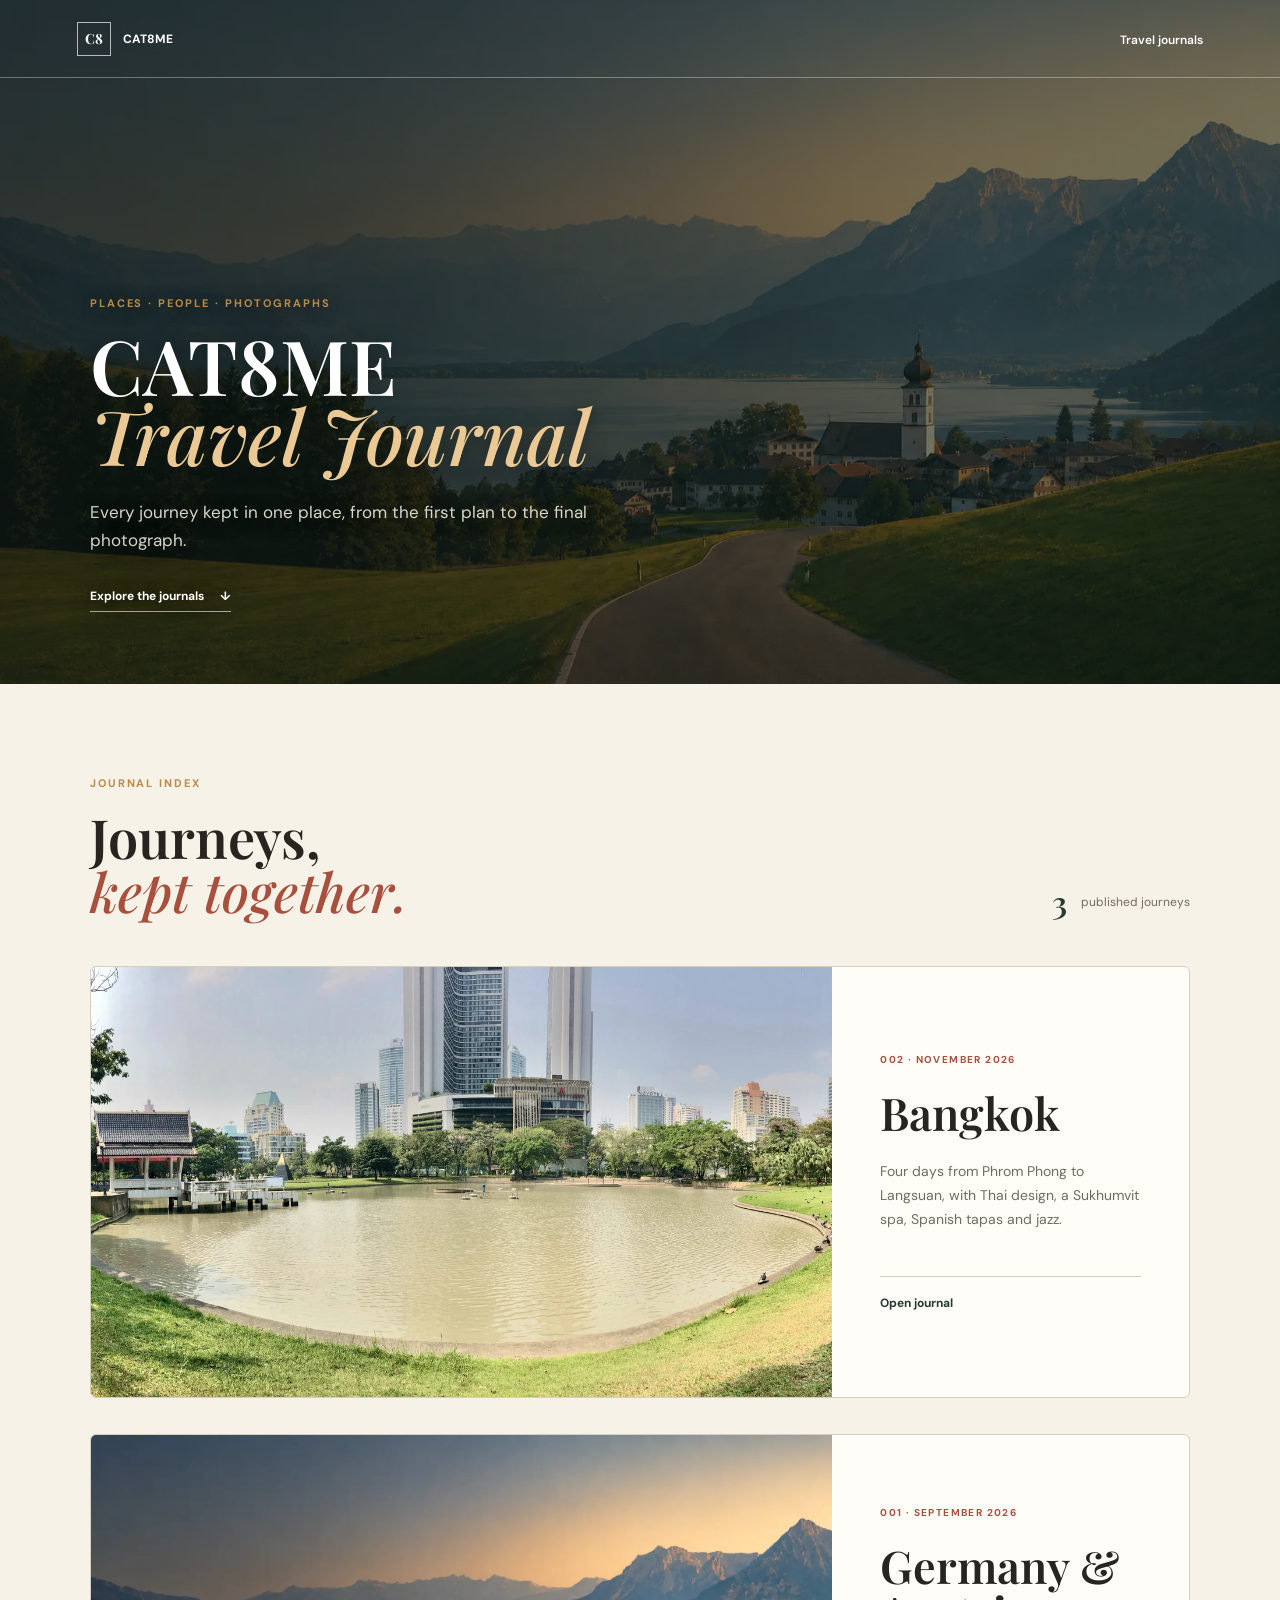
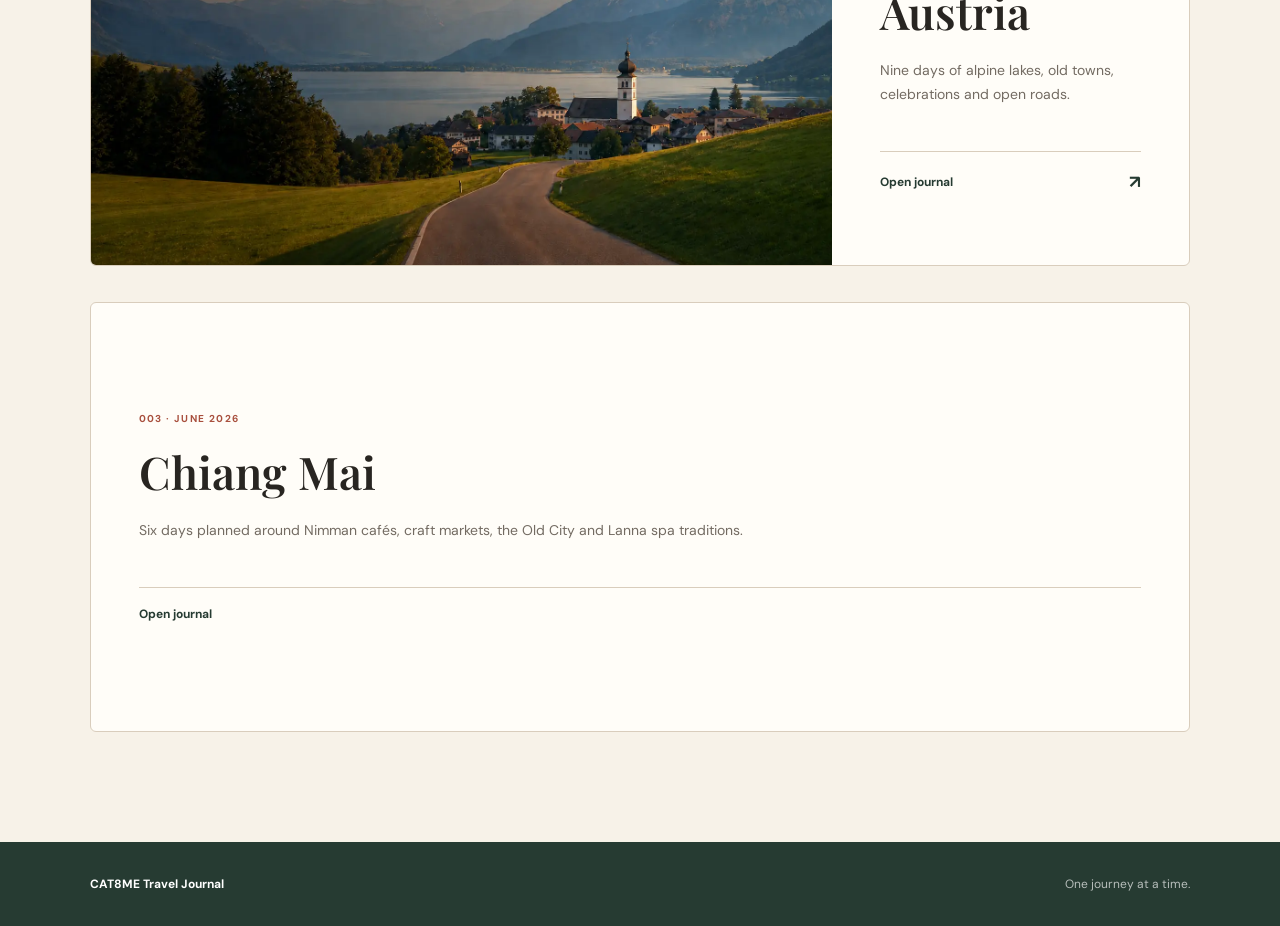
<file: index.html>
<!doctype html>
<html lang="en">
  <head>
    <meta charset="UTF-8" />
    <meta name="viewport" content="width=device-width, initial-scale=1.0" />
    <meta name="description" content="CAT8ME Travel Journal — itineraries, photographs and memories from every journey." />
    <meta name="theme-color" content="#26322d" />
    <title>CAT8ME Travel Journal</title>
    <link rel="preconnect" href="https://fonts.googleapis.com">
    <link rel="preconnect" href="https://fonts.gstatic.com" crossorigin>
    <link href="https://fonts.googleapis.com/css2?family=DM+Sans:wght@400;500;600;700&family=Playfair+Display:ital,wght@0,600;1,500&display=swap" rel="stylesheet">
    <link rel="preload" as="image" href="./trips/001-2026-09-germany-austria/assets/hero-germany-austria-2026.webp" type="image/webp" fetchpriority="high">
    <link rel="stylesheet" href="./hub.css?v=20261119">
    <script>
      const legacySections = new Set(['#route', '#quick-reference', '#itinerary', '#pocket', '#photos', '#guestbook']);
      if (legacySections.has(window.location.hash)) {
        window.location.replace(`./trips/001-2026-09-germany-austria/${window.location.hash}`);
      }
    </script>
  </head>
  <body>
    <header class="site-header">
      <a class="brand" href="#top" aria-label="Back to top"><span>C8</span> CAT8ME</a>
      <nav aria-label="Main navigation"><a href="#trips">Travel journals</a></nav>
    </header>

    <main id="top">
      <section class="hero" aria-labelledby="page-title">
        <div class="hero-copy">
          <p class="eyebrow">PLACES · PEOPLE · PHOTOGRAPHS</p>
          <h1 id="page-title">CAT8ME<br><em>Travel Journal</em></h1>
          <p>Every journey kept in one place, from the first plan to the final photograph.</p>
          <a class="hero-link" href="#trips">Explore the journals <span aria-hidden="true">↓</span></a>
        </div>
      </section>

      <section class="trip-index" id="trips" aria-labelledby="trip-index-title">
        <header class="section-head">
          <div><p class="eyebrow">JOURNAL INDEX</p><h2 id="trip-index-title">Journeys,<br><em>kept together.</em></h2></div>
          <p class="index-count"><strong>3</strong><span>published journeys</span></p>
        </header>

        <a class="trip-entry" href="./trips/002-2026-11-bangkok/">
          <img src="./trips/002-2026-11-bangkok/assets/benchasiri-park.webp" alt="Benchasiri Park’s lake and the Phrom Phong skyline in Bangkok" width="1760" height="738" loading="lazy" />
          <div class="trip-copy">
            <p class="trip-code">002 · NOVEMBER 2026</p>
            <h3>Bangkok</h3>
            <p>Four days from Phrom Phong to Langsuan, with Thai design, a Sukhumvit spa, Spanish tapas and jazz.</p>
            <span class="open-trip">Open journal</span>
          </div>
        </a>

        <a class="trip-entry" href="./trips/001-2026-09-germany-austria/">
          <img src="./trips/001-2026-09-germany-austria/assets/hero-germany-austria-2026.webp" alt="A boat crossing an alpine lake in Hallstatt" />
          <div class="trip-copy">
            <p class="trip-code">001 · SEPTEMBER 2026</p>
            <h3>Germany &amp; Austria</h3>
            <p>Nine days of alpine lakes, old towns, celebrations and open roads.</p>
            <span class="open-trip">Open journal <b aria-hidden="true">↗</b></span>
          </div>
        </a>
        <a class="trip-entry" href="./trips/003-2026-06-chiang-mai/">
          <div class="trip-copy" style="grid-column: 1 / -1">
            <p class="trip-code">003 · JUNE 2026</p>
            <h3>Chiang Mai</h3>
            <p>Six days planned around Nimman cafés, craft markets, the Old City and Lanna spa traditions.</p>
            <span class="open-trip">Open journal</span>
          </div>
        </a>

      </section>
    </main>

    <footer><strong>CAT8ME Travel Journal</strong><span>One journey at a time.</span></footer>
  </body>
</html>
</file>
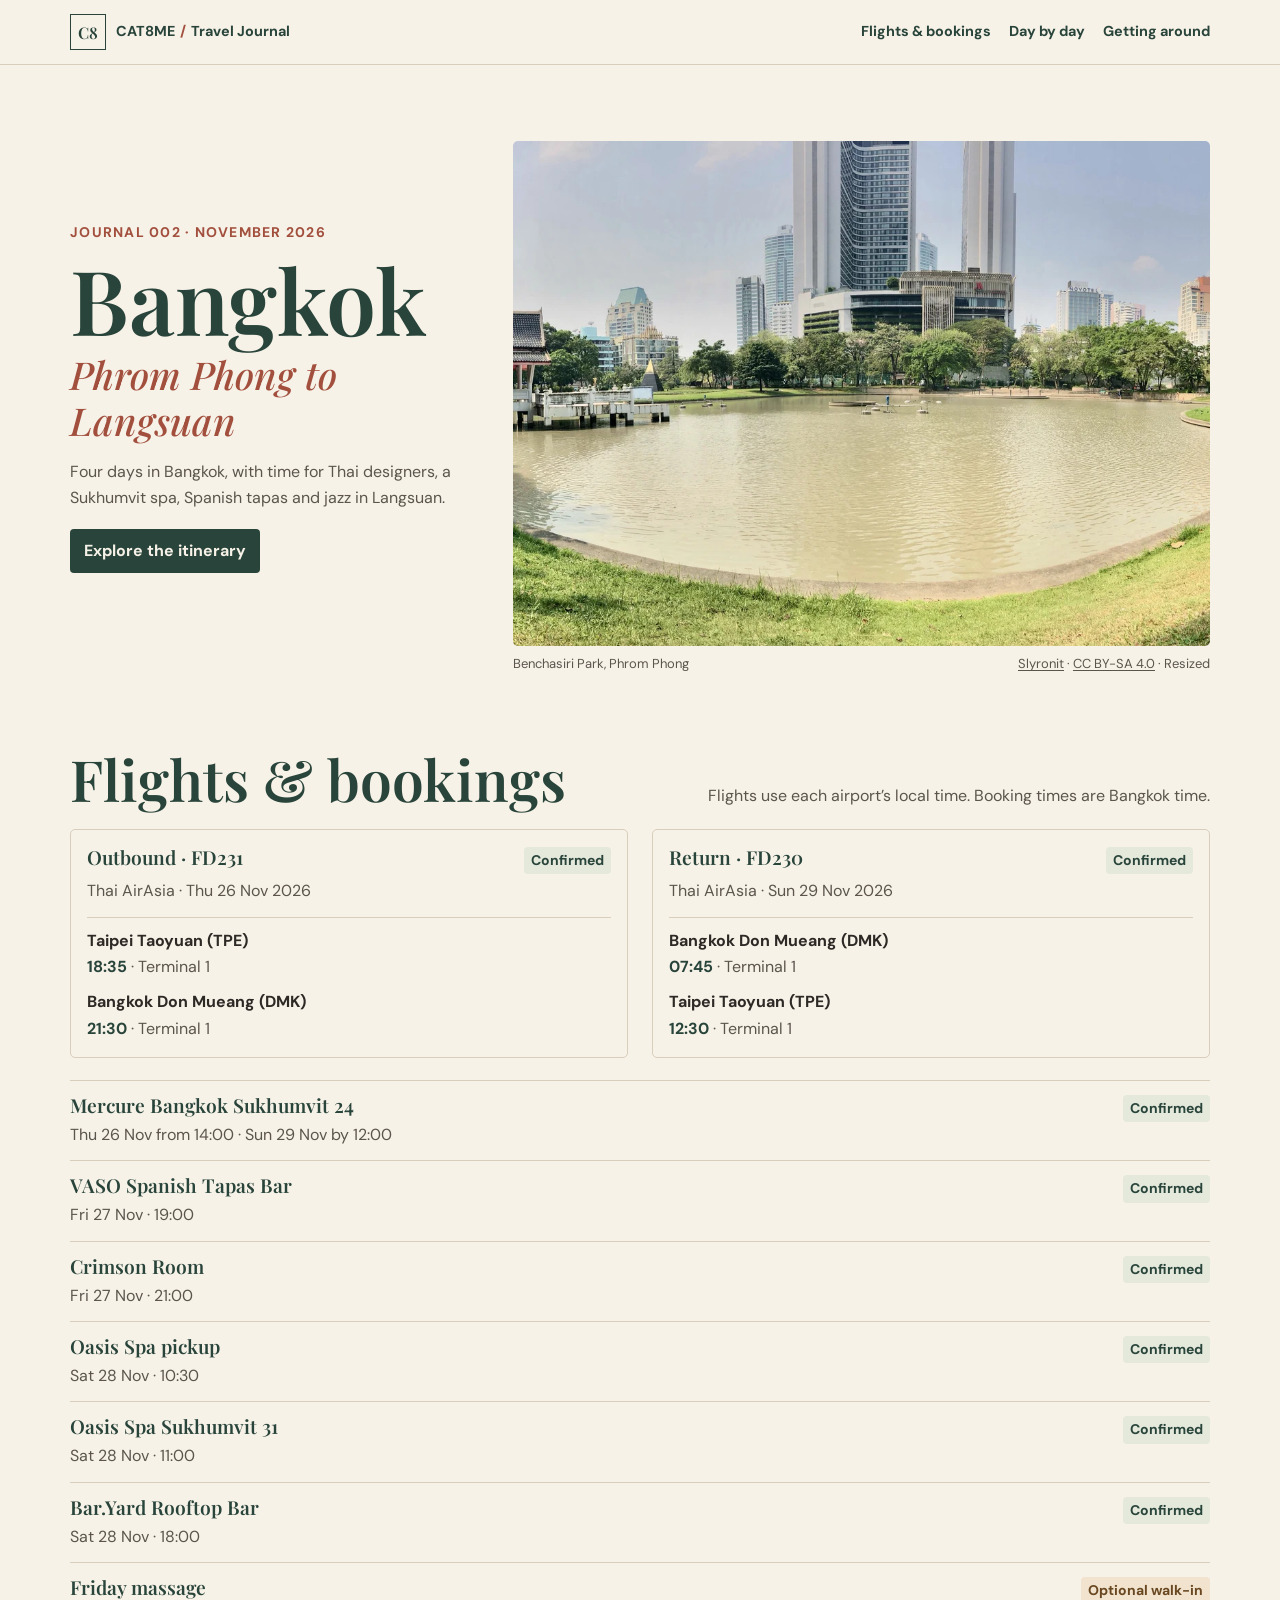
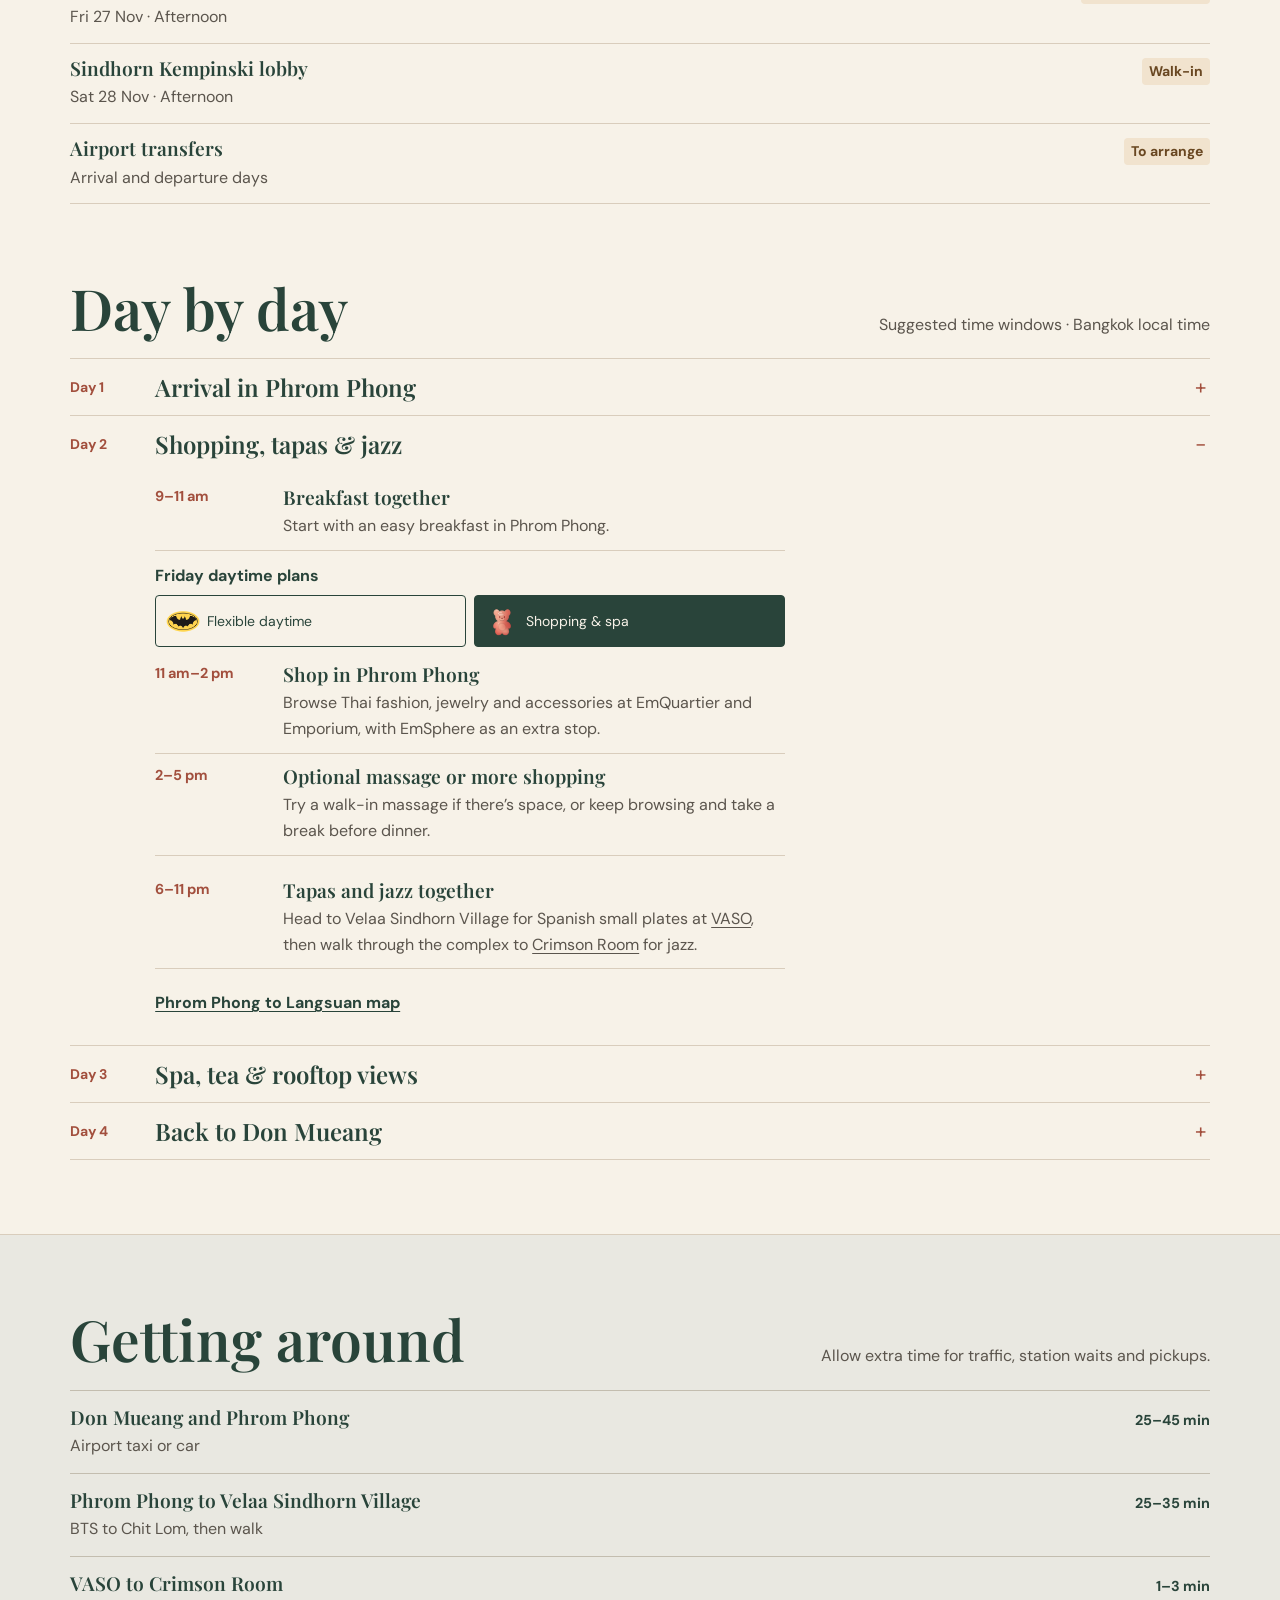
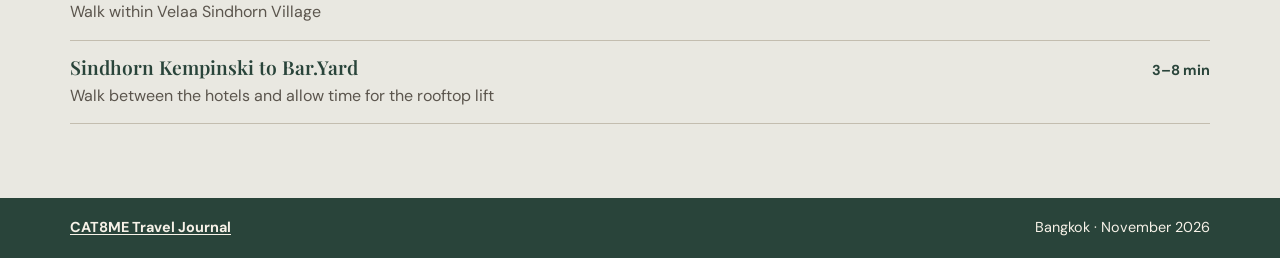
<file: trips/002-2026-11-bangkok/index.html>
<!doctype html>
<html lang="en">
<head>
<meta charset="utf-8">
<meta name="viewport" content="width=device-width, initial-scale=1">
<meta name="theme-color" content="#29443A">
<meta name="description" content="A four-day Bangkok travel journal from Phrom Phong to Langsuan.">
<title>Bangkok · CAT8ME Travel Journal</title>
<link rel="stylesheet" href="https://fonts.googleapis.com/css2?family=DM+Sans:wght@400;500;600;700&amp;family=Playfair+Display:ital,wght@0,600;1,500&amp;display=swap">
<link rel="stylesheet" href="assets/journal.css?v=20261119-companions">
<style>body { margin: 0; }</style>
</head>
<body>
<article id="bangkok-journal" lang="en">
  <header class="bj-header">
    <a class="bj-brand" href="../../" aria-label="CAT8ME Travel Journal home">
      <span class="bj-mark" aria-hidden="true">C8</span>
      <span>CAT8ME <span class="bj-brand-divider">/</span> Travel Journal</span>
    </a>
    <nav aria-label="Bangkok journal sections">
      <a href="#bj-bookings">Flights &amp; bookings</a>
      <a href="#bj-days">Day by day</a>
      <a href="#bj-transit">Getting around</a>
    </nav>
  </header>

  <section class="bj-hero bj-wrap" aria-labelledby="bj-title">
    <div class="bj-hero-copy">
      <p class="bj-kicker">Journal 002 · November 2026</p>
      <h1 id="bj-title">Bangkok</h1>
      <p class="bj-deck">Phrom Phong to Langsuan</p>
      <p class="bj-summary">Four days in Bangkok, with time for Thai designers, a Sukhumvit spa, Spanish tapas and jazz in Langsuan.</p>
      <a class="bj-action" href="#bj-days">Explore the itinerary</a>
    </div>
    <figure class="bj-hero-photo">
      <img src="assets/benchasiri-park.webp" alt="The lake and pavilion at Benchasiri Park, with the Phrom Phong skyline behind them" width="1760" height="738" fetchpriority="high">
      <figcaption>
        <span>Benchasiri Park, Phrom Phong</span>
        <span><a href="https://commons.wikimedia.org/wiki/File:Benchasiri_Park,_Bangkok_Panorama.jpg" target="_blank" rel="noopener noreferrer">Slyronit</a> · <a href="https://creativecommons.org/licenses/by-sa/4.0/" target="_blank" rel="noopener noreferrer">CC BY-SA 4.0</a> · Resized</span>
      </figcaption>
    </figure>
  </section>

  <section class="bj-section bj-reference bj-wrap" id="bj-bookings" aria-labelledby="bj-bookings-heading">
    <div class="bj-section-top">
      <h2 id="bj-bookings-heading">Flights &amp; bookings</h2>
      <p>Flights use each airport’s local time. Booking times are Bangkok time.</p>
    </div>
    <div class="bj-flights">
        <article class="bj-flight" aria-label="Outbound flight FD231">
          <div class="bj-reference-title"><h3>Outbound · FD231</h3><span class="bj-status bj-status-confirmed">Confirmed</span></div>
          <p class="bj-reference-date">Thai AirAsia · Thu 26 Nov 2026</p>
          <dl class="bj-flight-stops">
            <div><dt>Taipei Taoyuan (TPE)</dt><dd><time datetime="2026-11-26T18:35:00+08:00">18:35</time> · Terminal 1</dd></div>
            <div><dt>Bangkok Don Mueang (DMK)</dt><dd><time datetime="2026-11-26T21:30:00+07:00">21:30</time> · Terminal 1</dd></div>
          </dl>
        </article>
        <article class="bj-flight" aria-label="Return flight FD230">
          <div class="bj-reference-title"><h3>Return · FD230</h3><span class="bj-status bj-status-confirmed">Confirmed</span></div>
          <p class="bj-reference-date">Thai AirAsia · Sun 29 Nov 2026</p>
          <dl class="bj-flight-stops">
            <div><dt>Bangkok Don Mueang (DMK)</dt><dd><time datetime="2026-11-29T07:45:00+07:00">07:45</time> · Terminal 1</dd></div>
            <div><dt>Taipei Taoyuan (TPE)</dt><dd><time datetime="2026-11-29T12:30:00+08:00">12:30</time> · Terminal 1</dd></div>
          </dl>
        </article>
    </div>
    <ul class="bj-booking-list" aria-label="Booking times and status">
        <li><div><h3>Mercure Bangkok Sukhumvit 24</h3><p>Thu 26 Nov from 14:00 · Sun 29 Nov by 12:00</p></div><span class="bj-status bj-status-confirmed">Confirmed</span></li>
        <li><div><h3>VASO Spanish Tapas Bar</h3><p>Fri 27 Nov · 19:00</p></div><span class="bj-status bj-status-confirmed">Confirmed</span></li>
        <li><div><h3>Crimson Room</h3><p>Fri 27 Nov · 21:00</p></div><span class="bj-status bj-status-confirmed">Confirmed</span></li>
        <li><div><h3>Oasis Spa pickup</h3><p>Sat 28 Nov · 10:30</p></div><span class="bj-status bj-status-confirmed">Confirmed</span></li>
        <li><div><h3>Oasis Spa Sukhumvit 31</h3><p>Sat 28 Nov · 11:00</p></div><span class="bj-status bj-status-confirmed">Confirmed</span></li>
        <li><div><h3>Bar.Yard Rooftop Bar</h3><p>Sat 28 Nov · 18:00</p></div><span class="bj-status bj-status-confirmed">Confirmed</span></li>
        <li><div><h3>Friday massage</h3><p>Fri 27 Nov · Afternoon</p></div><span class="bj-status bj-status-pending">Optional walk-in</span></li>
        <li><div><h3>Sindhorn Kempinski lobby</h3><p>Sat 28 Nov · Afternoon</p></div><span class="bj-status bj-status-pending">Walk-in</span></li>
        <li><div><h3>Airport transfers</h3><p>Arrival and departure days</p></div><span class="bj-status bj-status-pending">To arrange</span></li>
    </ul>
  </section>

  <section class="bj-section bj-wrap" id="bj-days" aria-labelledby="bj-days-heading">
    <div class="bj-section-top">
      <h2 id="bj-days-heading">Day by day</h2>
      <p>Suggested time windows · Bangkok local time</p>
    </div>
    <div class="bj-days">
      <details name="bangkok-days">
        <summary><span class="bj-day-label">Day 1</span><strong>Arrival in Phrom Phong</strong></summary>
        <div class="bj-day-body">
          <div class="bj-slot">
            <p class="bj-slot-time">Evening</p>
            <div><h3>Don Mueang to Sukhumvit</h3><p>From Don Mueang International Airport, take an airport taxi or arrange a car to Phrom Phong. Allow time for immigration, bags and pickup.</p></div>
          </div>
          <a class="bj-link" href="https://www.google.com/maps/dir/?api=1&amp;origin=Don+Mueang+International+Airport&amp;destination=Phrom+Phong+BTS+Station&amp;travelmode=driving" target="_blank" rel="noopener noreferrer">Airport to Phrom Phong map</a>
        </div>
      </details>

      <details name="bangkok-days" open>
        <summary><span class="bj-day-label">Day 2</span><strong>Shopping, tapas &amp; jazz</strong></summary>
        <div class="bj-day-body">
          <div class="bj-slot">
            <p class="bj-slot-time">9–11 am</p>
            <div><h3>Breakfast together</h3><p>Start with an easy breakfast in Phrom Phong.</p></div>
          </div>
          <fieldset class="bj-plans">
            <legend>Friday daytime plans</legend>
            <div class="bj-plan-choice">
              <input type="radio" id="bj-plan-k" name="bangkok-friday-plan">
              <label for="bj-plan-k"><img class="bj-companion-icon" src="assets/k-bat-badge.png" width="34" height="34" alt="K"><span>Flexible daytime</span></label>
              <input type="radio" id="bj-plan-c" name="bangkok-friday-plan" checked>
              <label for="bj-plan-c"><img class="bj-companion-icon" src="assets/c-berry-gummy.png" width="34" height="34" alt="C"><span>Shopping &amp; spa</span></label>
              <div class="bj-plan-content">
                <section class="bj-k-plan" aria-label="K’s daytime plan">
                  <div class="bj-slot">
                    <p class="bj-slot-time">11 am–5 pm</p>
                    <div><h3>Independent daytime plans</h3><p>Keep the middle of the day flexible. Leave a travel buffer for Langsuan in the evening.</p></div>
                  </div>
                  <p class="bj-reference-date"><strong>After daytime plans · Choose one meetup</strong></p>
                  <div class="bj-slot">
                    <p class="bj-slot-time">Before 18:20</p>
                    <div><h3>Option 1 · Meet at the hotel</h3><p>Meet in the Mercure Bangkok Sukhumvit 24 lobby, then head to VASO together.</p></div>
                  </div>
                  <div class="bj-slot">
                    <p class="bj-slot-time">18:50</p>
                    <div><h3>Option 2 · Meet at VASO</h3><p>Go straight to the entrance of VASO Spanish Tapas Bar in Velaa Sindhorn Village before the 19:00 dinner.</p></div>
                  </div>
                </section>
                <section class="bj-c-plan" aria-label="C’s daytime plan">
                  <div class="bj-slot">
                    <p class="bj-slot-time">11 am–2 pm</p>
                    <div><h3>Shop in Phrom Phong</h3><p>Browse Thai fashion, jewelry and accessories at EmQuartier and Emporium, with EmSphere as an extra stop.</p></div>
                  </div>
                  <div class="bj-slot">
                    <p class="bj-slot-time">2–5 pm</p>
                    <div><h3>Optional massage or more shopping</h3><p>Try a walk-in massage if there’s space, or keep browsing and take a break before dinner.</p></div>
                  </div>
                </section>
              </div>
            </div>
          </fieldset>
          <div class="bj-slot">
            <p class="bj-slot-time">6–11 pm</p>
            <div><h3>Tapas and jazz together</h3><p>Head to Velaa Sindhorn Village for Spanish small plates at <a href="https://www.akarahospitality.com/restaurant/vasobangkok" target="_blank" rel="noopener noreferrer">VASO</a>, then walk through the complex to <a href="https://www.crimsonroombkk.com/contact-us" target="_blank" rel="noopener noreferrer">Crimson Room</a> for jazz.</p></div>
          </div>
          <a class="bj-link" href="https://www.google.com/maps/dir/?api=1&amp;origin=Phrom+Phong+BTS+Station&amp;destination=Velaa+Sindhorn+Village+Bangkok&amp;travelmode=transit" target="_blank" rel="noopener noreferrer">Phrom Phong to Langsuan map</a>
        </div>
      </details>

      <details name="bangkok-days">
        <summary><span class="bj-day-label">Day 3</span><strong>Spa, tea &amp; rooftop views</strong></summary>
        <div class="bj-day-body">
          <div class="bj-slot">
            <p class="bj-slot-time">9 am–1 pm</p>
            <div><h3>Spa in Sukhumvit</h3><p>Start with breakfast and a visit to <a href="https://oasisspa.net/en/destination/bangkok/Sukhumvit31/" target="_blank" rel="noopener noreferrer">Oasis Spa Sukhumvit 31</a>.</p></div>
          </div>
          <div class="bj-slot">
            <p class="bj-slot-time">1–5 pm</p>
            <div><h3>EmQuartier and the glass atrium</h3><p>Return to EmQuartier for a slower browse, then head to Sindhorn Kempinski for coffee and dessert.</p></div>
          </div>
          <div class="bj-slot">
            <p class="bj-slot-time">6–10 pm</p>
            <div><h3>Dinner and skyline views</h3><p>Finish the day at <a href="https://www.kimptonmaalaibangkok.com/bangkok-restaurants/baryard-rooftop-bar/" target="_blank" rel="noopener noreferrer">Bar.Yard</a>, on the rooftop at Kimpton Maa-Lai.</p></div>
          </div>
          <nav class="bj-route-links" aria-label="Day 3 map directions">
            <a class="bj-link" href="https://www.google.com/maps/dir/?api=1&amp;origin=Oasis+Spa+Sukhumvit+31+Bangkok&amp;destination=EmQuartier+Bangkok&amp;travelmode=driving" target="_blank" rel="noopener noreferrer">Oasis Spa to EmQuartier</a>
            <a class="bj-link" href="https://www.google.com/maps/dir/?api=1&amp;origin=EmQuartier+Bangkok&amp;destination=Sindhorn+Kempinski+Hotel+Bangkok&amp;travelmode=driving" target="_blank" rel="noopener noreferrer">EmQuartier to Kempinski</a>
            <a class="bj-link" href="https://www.google.com/maps/dir/?api=1&amp;origin=Sindhorn+Kempinski+Hotel+Bangkok&amp;destination=Bar.Yard+Rooftop+Bar+Kimpton+Maa-Lai+Bangkok&amp;travelmode=walking" target="_blank" rel="noopener noreferrer">Kempinski to Bar.Yard</a>
          </nav>
        </div>
      </details>

      <details name="bangkok-days">
        <summary><span class="bj-day-label">Day 4</span><strong>Back to Don Mueang</strong></summary>
        <div class="bj-day-body">
          <div class="bj-slot">
            <p class="bj-slot-time">Early morning</p>
            <div><h3>Departure</h3><p>Arrange a taxi or car in advance for the airport run. Confirm the terminal and allow time for check-in, security and traffic.</p></div>
          </div>
          <a class="bj-link" href="https://www.google.com/maps/dir/?api=1&amp;origin=Phrom+Phong+BTS+Station&amp;destination=Don+Mueang+International+Airport&amp;travelmode=driving" target="_blank" rel="noopener noreferrer">Phrom Phong to airport map</a>
        </div>
      </details>
    </div>
  </section>

  <section class="bj-transport" id="bj-transit" aria-labelledby="bj-transit-heading">
    <div class="bj-section bj-wrap">
      <div class="bj-section-top">
        <h2 id="bj-transit-heading">Getting around</h2>
        <p>Allow extra time for traffic, station waits and pickups.</p>
      </div>
      <ul class="bj-legs">
        <li><div><h3>Don Mueang and Phrom Phong</h3><p>Airport taxi or car</p></div><strong>25–45 min</strong></li>
        <li><div><h3>Phrom Phong to Velaa Sindhorn Village</h3><p>BTS to Chit Lom, then walk</p></div><strong>25–35 min</strong></li>
        <li><div><h3>VASO to Crimson Room</h3><p>Walk within Velaa Sindhorn Village</p></div><strong>1–3 min</strong></li>
        <li><div><h3>Sindhorn Kempinski to Bar.Yard</h3><p>Walk between the hotels and allow time for the rooftop lift</p></div><strong>3–8 min</strong></li>
      </ul>
    </div>
  </section>

  <footer class="bj-footer">
    <div class="bj-wrap"><a href="../../">CAT8ME Travel Journal</a><span>Bangkok · November 2026</span></div>
  </footer>
</article>
</body>
</html>
</file>
<file: hub.css>
:root {
  --ink: #282521;
  --paper: #f7f2e8;
  --forest: #263b32;
  --rust: #a84f3d;
  --gold: #b98a48;
  --line: #d9cdbc;
}

* { box-sizing: border-box; }
html { scroll-behavior: smooth; }
body {
  margin: 0;
  background: var(--paper);
  color: var(--ink);
  font-family: "DM Sans", sans-serif;
}
a { color: inherit; }

.site-header {
  position: absolute;
  z-index: 2;
  top: 0;
  left: 0;
  width: 100%;
  min-height: 78px;
  display: flex;
  align-items: center;
  justify-content: space-between;
  padding: 0 6vw;
  border-bottom: 1px solid #ffffff55;
  color: #fff;
}
.brand {
  display: flex;
  align-items: center;
  gap: 12px;
  font-size: 12px;
  font-weight: 700;
  text-decoration: none;
}
.brand span {
  width: 34px;
  height: 34px;
  display: grid;
  place-items: center;
  border: 1px solid #ffffffaa;
  font-family: "Playfair Display", serif;
  font-size: 14px;
}
.site-header nav a {
  font-size: 12px;
  font-weight: 600;
  text-decoration: none;
}

.hero {
  position: relative;
  isolation: isolate;
  min-height: 76vh;
  display: flex;
  align-items: flex-end;
  padding: 120px 7vw 72px;
  background-image: url("./trips/001-2026-09-germany-austria/assets/hero-germany-austria-2026.webp");
  background-position: center;
  background-size: cover;
  color: #fff;
}
.hero::before {
  position: absolute;
  z-index: -1;
  inset: 0;
  background: #14211b99;
  content: "";
}
.hero-copy {
  max-width: 760px;
  text-shadow: 0 2px 18px #111a16aa;
}
.eyebrow {
  margin: 0 0 20px;
  color: var(--gold);
  font-size: 11px;
  font-weight: 700;
  letter-spacing: .18em;
}
.hero h1 {
  margin: 0;
  font: 600 76px/.92 "Playfair Display", serif;
  letter-spacing: 0;
}
.hero h1 em { color: #ebc995; font-weight: 500; }
.hero-copy > p:not(.eyebrow) {
  max-width: 580px;
  margin: 28px 0 30px;
  color: #f7f2e8dd;
  font-size: 17px;
  line-height: 1.65;
}
.hero-link {
  display: inline-flex;
  gap: 16px;
  align-items: center;
  padding-bottom: 7px;
  border-bottom: 1px solid #ffffff99;
  font-size: 12px;
  font-weight: 700;
  text-decoration: none;
}

.trip-index { padding: 92px 7vw 110px; }
.section-head {
  display: flex;
  align-items: end;
  justify-content: space-between;
  gap: 32px;
  max-width: 1220px;
  margin: 0 auto 48px;
}
.section-head h2 {
  margin: 0;
  font: 600 54px/1 "Playfair Display", serif;
  letter-spacing: 0;
}
.section-head h2 em { color: var(--rust); font-weight: 500; }
.index-count {
  display: flex;
  align-items: center;
  gap: 14px;
  margin: 0;
  color: #736b62;
  font-size: 12px;
}
.index-count strong {
  color: var(--forest);
  font: 600 32px/1 "Playfair Display", serif;
}

.trip-entry {
  max-width: 1220px;
  min-height: 430px;
  display: grid;
  grid-template-columns: minmax(0, 1.35fr) minmax(320px, .65fr);
  margin: 0 auto;
  overflow: hidden;
  border: 1px solid var(--line);
  border-radius: 6px;
  background: #fffdf8;
  text-decoration: none;
  transition: border-color .2s ease, box-shadow .2s ease, transform .2s ease;
}
.trip-entry + .trip-entry { margin-top: clamp(20px, 3vw, 36px); }
.trip-entry:hover {
  border-color: var(--rust);
  box-shadow: 0 18px 42px #38291e22;
  transform: translateY(-3px);
}
.trip-entry img {
  width: 100%;
  height: 100%;
  min-height: 430px;
  object-fit: cover;
}
.trip-copy {
  display: flex;
  flex-direction: column;
  justify-content: center;
  padding: 48px;
}
.trip-code {
  margin: 0 0 24px;
  color: var(--rust);
  font-size: 10px;
  font-weight: 700;
  letter-spacing: .14em;
}
.trip-copy h3 {
  margin: 0;
  font: 600 45px/1.02 "Playfair Display", serif;
  letter-spacing: 0;
}
.trip-copy > p:not(.trip-code) {
  margin: 24px 0 44px;
  color: #736b62;
  font-size: 14px;
  line-height: 1.7;
}
.open-trip {
  display: flex;
  align-items: center;
  justify-content: space-between;
  padding-top: 18px;
  border-top: 1px solid var(--line);
  color: var(--forest);
  font-size: 12px;
  font-weight: 700;
}
.open-trip b { font-size: 18px; }

footer {
  display: flex;
  justify-content: space-between;
  gap: 24px;
  padding: 34px 7vw;
  background: var(--forest);
  color: #fff;
  font-size: 12px;
}
footer span { color: #ffffffaa; }

@media (max-width: 760px) {
  .site-header { min-height: 66px; padding: 0 22px; }
  .hero { min-height: 72vh; padding: 100px 23px 54px; }
  .hero h1 { font-size: 48px; }
  .hero-copy > p:not(.eyebrow) { font-size: 15px; }
  .trip-index { padding: 70px 23px 78px; }
  .section-head { align-items: start; flex-direction: column; }
  .section-head h2 { font-size: 42px; }
  .trip-entry { grid-template-columns: 1fr; }
  .trip-entry img { min-height: 250px; aspect-ratio: 4 / 3; }
  .trip-copy { padding: 32px 26px; }
  .trip-copy h3 { font-size: 38px; }
  footer { align-items: flex-start; flex-direction: column; padding: 30px 23px; }
}
</file>
<file: trips/002-2026-11-bangkok/assets/journal.css>
#bangkok-journal {
  --bj-forest: #29443A;
  --bj-rust: #A24F3D;
  --bj-blue: #7893A4;
  --bj-gold: #B98A48;
  --bj-ivory: #F7F2E8;
  --bj-ink: #2D2925;
  --bj-line: #d9cdbc;
  --bj-quiet: #5b554d;
  --bj-serif: "Playfair Display", Georgia, serif;
  --bj-sans: "DM Sans", system-ui, sans-serif;
  display: block;
  background: var(--bj-ivory);
  color: var(--bj-ink);
  color-scheme: light;
  font: 400 1rem/1.65 var(--bj-sans);
  letter-spacing: normal;
}
#bangkok-journal *, #bangkok-journal *::before, #bangkok-journal *::after { box-sizing: border-box; }
#bangkok-journal a { color: inherit; text-underline-offset: .16em; }
#bangkok-journal a:focus-visible, #bangkok-journal summary:focus-visible { outline: 2px solid var(--bj-rust); outline-offset: 4px; }
#bangkok-journal h1, #bangkok-journal h2, #bangkok-journal h3, #bangkok-journal p, #bangkok-journal figure { margin: 0; }
#bangkok-journal h1, #bangkok-journal h2, #bangkok-journal h3 {
  color: var(--bj-forest);
  font-family: var(--bj-serif);
  font-weight: 600;
  letter-spacing: normal;
}
#bangkok-journal h2 { font-size: clamp(2.3rem, 5.4vw, 3.55rem); line-height: 1.06; }
#bangkok-journal h3 { font-size: 1.2rem; line-height: 1.3; }
#bangkok-journal .bj-wrap { width: min(1140px, 100% - clamp(36px, 9vw, 120px)); margin-inline: auto; }

#bangkok-journal .bj-header {
  display: flex;
  align-items: center;
  justify-content: space-between;
  flex-wrap: wrap;
  gap: 4px 22px;
  border-bottom: 1px solid var(--bj-line);
  padding: 10px max(calc((100% - 1140px) / 2), clamp(18px, 4.5vw, 60px));
  color: var(--bj-forest);
  font-size: .9rem;
  font-weight: 700;
}
#bangkok-journal .bj-brand { display: flex; align-items: center; gap: 10px; text-decoration: none; }
#bangkok-journal .bj-mark {
  display: grid;
  width: 36px;
  height: 36px;
  place-items: center;
  border: 1px solid var(--bj-forest);
  font: 600 1rem var(--bj-serif);
}
#bangkok-journal .bj-brand-divider { color: var(--bj-rust); margin-inline: .15em; }
#bangkok-journal .bj-header nav { display: flex; flex-wrap: wrap; gap: 0 18px; }
#bangkok-journal .bj-header nav a { display: inline-flex; align-items: center; min-height: 44px; text-decoration: none; }
#bangkok-journal .bj-header a:hover { text-decoration: underline; }

#bangkok-journal .bj-hero { padding-block: clamp(32px, 6.5vw, 76px) 0; }
#bangkok-journal .bj-hero-copy { max-width: 710px; margin-bottom: clamp(22px, 4vw, 36px); }
#bangkok-journal .bj-kicker {
  margin-bottom: 11px;
  color: var(--bj-rust);
  font-size: .875rem;
  font-weight: 700;
  text-transform: uppercase;
  letter-spacing: .09em;
}
#bangkok-journal h1 { font-size: clamp(4rem, 10.5vw, 8.1rem); line-height: .99; }
#bangkok-journal .bj-deck {
  margin-top: 7px;
  color: var(--bj-rust);
  font: italic 500 clamp(1.45rem, 3vw, 2.55rem)/1.2 var(--bj-serif);
}
#bangkok-journal .bj-summary { max-width: 49ch; margin-top: 16px; color: var(--bj-quiet); }
#bangkok-journal .bj-action {
  display: inline-flex;
  align-items: center;
  min-height: 44px;
  margin-top: 17px;
  padding: 8px 14px;
  background: var(--bj-forest);
  color: var(--bj-ivory);
  border-radius: 4px;
  font-weight: 700;
  text-decoration: none;
}
#bangkok-journal .bj-action:hover { text-decoration: underline; }
#bangkok-journal .bj-hero-photo img {
  display: block;
  width: 100%;
  height: auto;
  min-height: 190px;
  object-fit: cover;
  border-radius: 5px;
}
#bangkok-journal figcaption {
  display: flex;
  justify-content: space-between;
  flex-wrap: wrap;
  gap: 2px 18px;
  padding-top: 7px;
  color: var(--bj-quiet);
  font-size: .8125rem;
}

#bangkok-journal .bj-section { padding-block: clamp(36px, 7vw, 74px); scroll-margin-top: 16px; }
#bangkok-journal .bj-section-top {
  display: flex;
  justify-content: space-between;
  align-items: end;
  flex-wrap: wrap;
  gap: 8px 24px;
  margin-bottom: 20px;
}
#bangkok-journal .bj-section-top p { color: var(--bj-quiet); }
#bangkok-journal .bj-days { border-bottom: 1px solid var(--bj-line); }
#bangkok-journal details { display: block; border-top: 1px solid var(--bj-line); }
#bangkok-journal summary {
  display: grid;
  grid-template-columns: 4.7rem 1fr 1.25em;
  align-items: center;
  min-height: 56px;
  gap: 10px;
  padding-block: 10px;
  list-style: none;
  cursor: pointer;
  color: var(--bj-forest);
}
#bangkok-journal summary::-webkit-details-marker { display: none; }
#bangkok-journal summary::after { content: "+"; color: var(--bj-rust); font-size: 1.3rem; line-height: 1; text-align: center; }
#bangkok-journal details[open] summary::after { content: "−"; }
#bangkok-journal summary:hover strong { text-decoration: underline; text-underline-offset: .16em; }
#bangkok-journal summary strong { font: 600 clamp(1.08rem, 2.25vw, 1.5rem)/1.25 var(--bj-serif); }
#bangkok-journal .bj-day-label { color: var(--bj-rust); font-size: .875rem; font-weight: 700; }
#bangkok-journal .bj-day-body { display: grid; gap: 12px; max-width: 715px; padding: 3px 0 20px calc(4.7rem + 10px); }
#bangkok-journal .bj-day-body p { color: var(--bj-quiet); margin-top: 3px; }
#bangkok-journal .bj-link { width: fit-content; color: var(--bj-forest); font-weight: 700; min-height: 44px; display: inline-flex; align-items: center; }

#bangkok-journal .bj-transport {
  background: color-mix(in srgb, var(--bj-blue) 11%, var(--bj-ivory));
  border-top: 1px solid var(--bj-line);
  scroll-margin-top: 16px;
}
#bangkok-journal .bj-legs { list-style: none; padding: 0; margin: 0; border-bottom: 1px solid #c3bdaf; }
#bangkok-journal .bj-legs li {
  display: flex;
  justify-content: space-between;
  align-items: baseline;
  gap: 8px 20px;
  padding-block: 14px;
  border-top: 1px solid #c3bdaf;
}
#bangkok-journal .bj-legs p { color: var(--bj-quiet); margin-top: 3px; }
#bangkok-journal .bj-legs strong { color: var(--bj-forest); white-space: nowrap; font-variant-numeric: tabular-nums; font-size: .9rem; }
#bangkok-journal .bj-footer { background: var(--bj-forest); color: var(--bj-ivory); }
#bangkok-journal .bj-footer div { display: flex; justify-content: space-between; flex-wrap: wrap; gap: 4px 20px; padding-block: 18px; font-size: .9rem; }
#bangkok-journal .bj-footer a { font-weight: 700; }

@media (min-width: 700px) {
  #bangkok-journal .bj-hero { display: grid; grid-template-columns: minmax(0, .75fr) minmax(0, 1.25fr); align-items: center; gap: 24px; }
  #bangkok-journal .bj-hero-copy { margin-bottom: 0; padding-bottom: 22px; }
  #bangkok-journal h1 { font-size: clamp(4rem, 7vw, 7rem); }
  #bangkok-journal .bj-hero-photo img { aspect-ratio: 1.38; }
}
@media (max-width: 450px) {
  #bangkok-journal summary { grid-template-columns: 3.35rem 1fr 1em; gap: 6px; }
  #bangkok-journal .bj-day-body { padding-left: 0; }
  #bangkok-journal .bj-legs li { flex-wrap: wrap; }
  #bangkok-journal .bj-legs strong { color: var(--bj-rust); }
}

#bangkok-journal .bj-route-links { display: flex; flex-wrap: wrap; gap: 0 18px; }

#bangkok-journal .bj-slot {
  display: grid;
  grid-template-columns: minmax(6rem, 7.25rem) minmax(0, 1fr);
  gap: 7px 12px;
  padding-block: 10px;
  border-bottom: 1px solid var(--bj-line);
}
#bangkok-journal .bj-slot .bj-slot-time {
  margin: 0;
  color: var(--bj-rust);
  font-size: .9rem;
  font-weight: 700;
  font-variant-numeric: tabular-nums;
}
#bangkok-journal .bj-plans {
  min-inline-size: 0;
  margin: 0;
  padding: 0;
  border: 0;
}
#bangkok-journal .bj-plans legend {
  padding: 0;
  margin-bottom: 6px;
  color: var(--bj-forest);
  font-weight: 700;
}
#bangkok-journal .bj-plan-choice {
  position: relative;
  display: grid;
  grid-template-columns: repeat(2, minmax(0, 1fr));
  gap: 5px 8px;
}
#bangkok-journal .bj-plan-choice input {
  position: absolute;
  width: 1px;
  height: 1px;
  clip-path: inset(50%);
}
#bangkok-journal .bj-plan-choice label {
  display: flex;
  align-items: center;
  flex-wrap: wrap;
  gap: 1px 7px;
  min-height: 44px;
  padding: 8px 10px;
  border: 1px solid var(--bj-forest);
  border-radius: 4px;
  color: var(--bj-forest);
  font-weight: 700;
  cursor: pointer;
}
#bangkok-journal .bj-plan-choice label span { font-size: .875rem; font-weight: 400; }
#bangkok-journal .bj-companion-icon {
  display: block;
  flex: 0 0 34px;
  width: 34px;
  height: 34px;
  object-fit: contain;
}
#bangkok-journal .bj-plan-choice input:checked + label { background: var(--bj-forest); color: var(--bj-ivory); }
#bangkok-journal .bj-plan-choice input:focus-visible + label { outline: 2px solid var(--bj-rust); outline-offset: 2px; }
#bangkok-journal .bj-plan-content { grid-column: 1 / -1; }
#bangkok-journal .bj-k-plan, #bangkok-journal .bj-c-plan { display: none; }
#bangkok-journal #bj-plan-k:checked ~ .bj-plan-content .bj-k-plan,
#bangkok-journal #bj-plan-c:checked ~ .bj-plan-content .bj-c-plan { display: block; }

@media (max-width: 450px) {
  #bangkok-journal .bj-slot { grid-template-columns: 1fr; gap: 3px; }
}

#bangkok-journal .bj-reference { padding-bottom: 0; }
#bangkok-journal .bj-flights {
  display: grid;
  grid-template-columns: repeat(2, minmax(0, 1fr));
  gap: 14px 24px;
  margin-bottom: 22px;
}
#bangkok-journal .bj-flight {
  min-width: 0;
  padding: 15px 16px;
  border: 1px solid var(--bj-line);
  border-radius: 5px;
}
#bangkok-journal .bj-reference-title {
  display: flex;
  justify-content: space-between;
  align-items: baseline;
  gap: 6px 10px;
  flex-wrap: wrap;
}
#bangkok-journal .bj-reference-date { margin-top: 4px; color: var(--bj-quiet); }
#bangkok-journal .bj-flight-stops {
  display: grid;
  gap: 9px;
  margin: 12px 0 0;
  padding-top: 10px;
  border-top: 1px solid var(--bj-line);
}
#bangkok-journal .bj-flight-stops dt { font-weight: 700; }
#bangkok-journal .bj-flight-stops dd { margin: 0; color: var(--bj-quiet); }
#bangkok-journal .bj-flight-stops time { color: var(--bj-forest); font-weight: 700; }
#bangkok-journal .bj-booking-list { list-style: none; padding: 0; margin: 0; border-bottom: 1px solid var(--bj-line); }
#bangkok-journal .bj-booking-list li {
  display: flex;
  justify-content: space-between;
  align-items: baseline;
  flex-wrap: wrap;
  gap: 6px 16px;
  padding-block: 12px;
  border-top: 1px solid var(--bj-line);
}
#bangkok-journal .bj-booking-list p { margin-top: 4px; color: var(--bj-quiet); }
#bangkok-journal .bj-status {
  display: inline-block;
  border-radius: 4px;
  padding: 2px 7px;
  color: var(--bj-forest);
  background: #e4e9dc;
  font-size: .875rem;
  font-weight: 700;
}
#bangkok-journal .bj-status-pending { background: #f1e3ce; color: #694721; }
@media (max-width: 560px) {
  #bangkok-journal .bj-flights { grid-template-columns: 1fr; }
}
</file>
